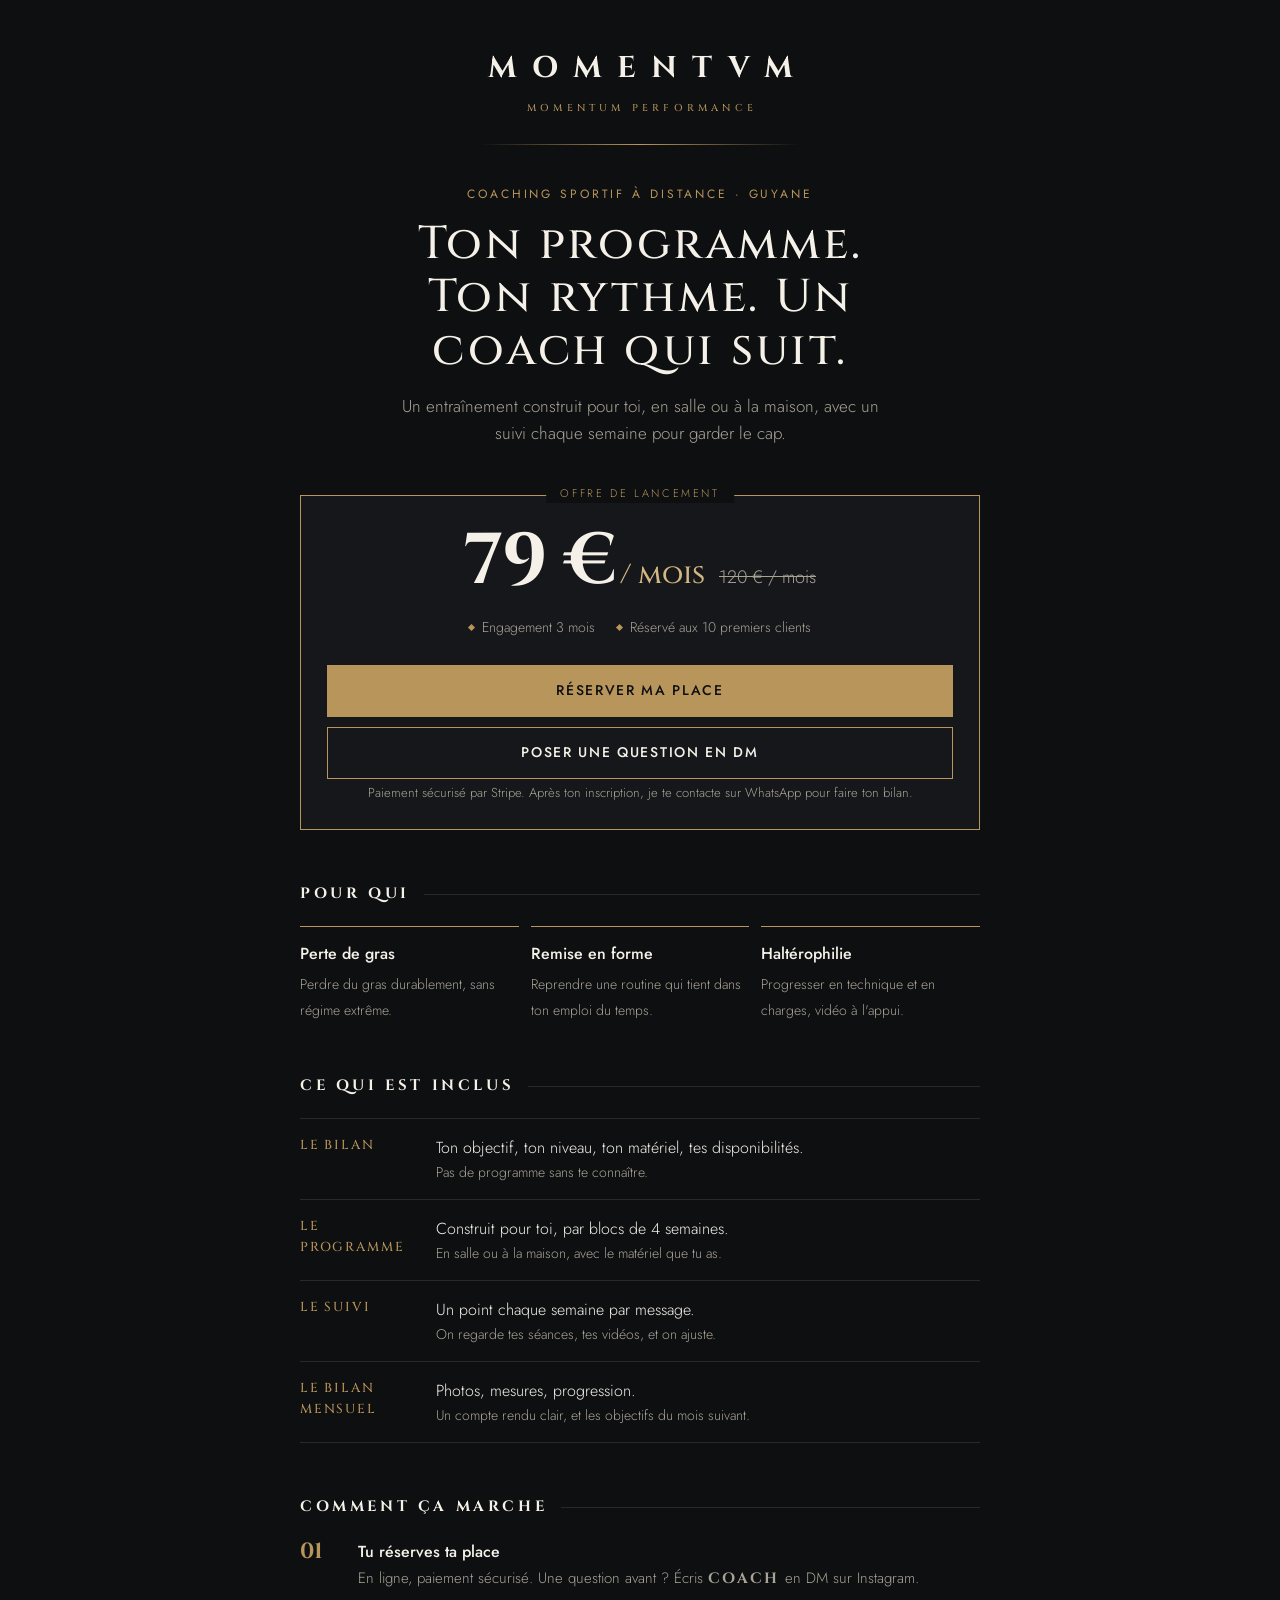
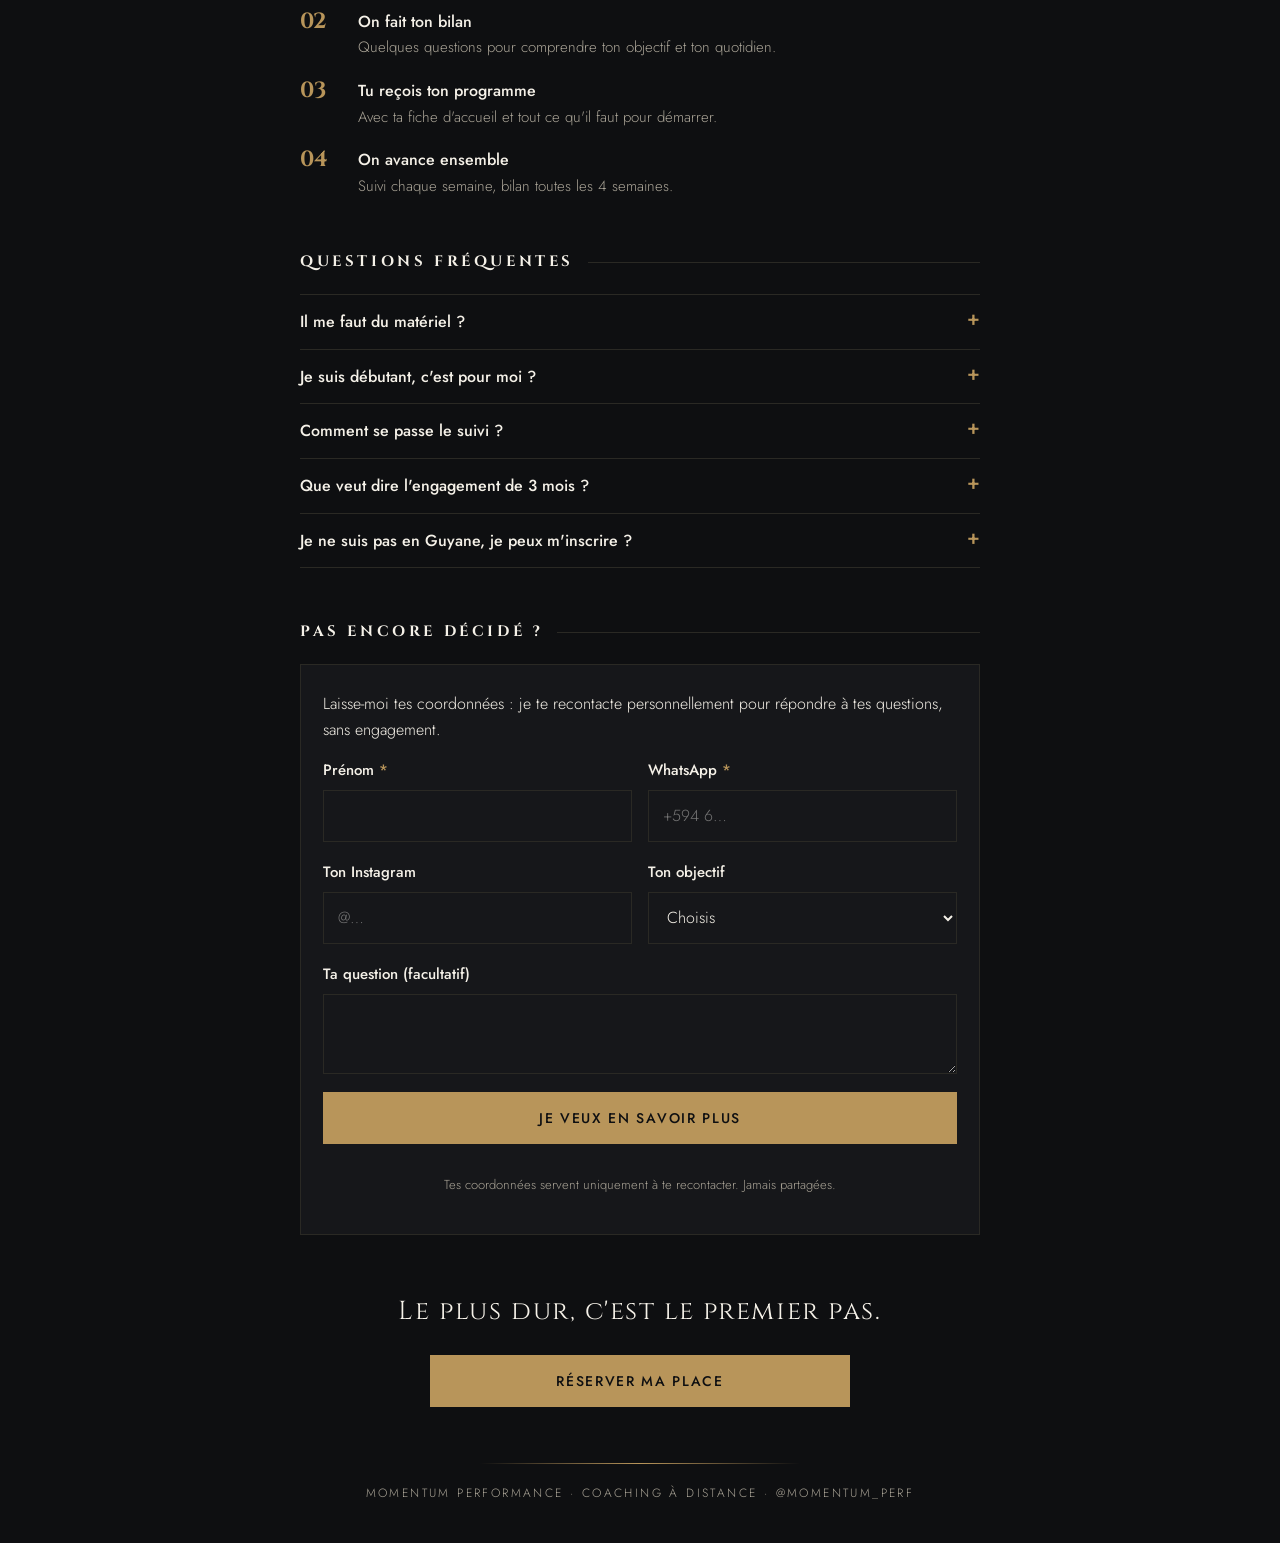
<file: index.html>
<!doctype html>
<html lang="fr">
<head>
<meta charset="utf-8">
<meta name="viewport" content="width=device-width,initial-scale=1,viewport-fit=cover">
<meta name="description" content="Coaching sportif à distance en Guyane : perte de gras, remise en forme, haltérophilie. Offre de lancement à 79 € par mois, réservée aux 10 premiers clients.">
<meta property="og:title" content="Momentum Performance · Coaching à distance">
<meta property="og:description" content="Offre de lancement : 79 € / mois au lieu de 120 €. 10 places.">
<title>Momentum Coaching à distance</title>
<link rel="preconnect" href="https://fonts.googleapis.com">
<link rel="preconnect" href="https://fonts.gstatic.com" crossorigin>
<link rel="stylesheet" href="https://fonts.googleapis.com/css2?family=Cinzel:wght@500;700&family=Jost:wght@300;400;500&display=swap">
<style>
/* Layout : une colonne étroite façon carte de membre ; bandeau noir, filets or, offre au centre */
:root{
  --bg:#0E0F11; --surface:#16171A; --line:#2A2924;
  --ivory:#F5F1E8; --muted:#A9A396; --gold:#B8955A; --gold-soft:#D3B783;
  --display:"Cinzel", "Trajan Pro", Georgia, serif;
  --body:"Jost", "Futura", "Avenir Next", system-ui, sans-serif;
  color-scheme:dark;
}
*{box-sizing:border-box}
body{background:var(--bg);color:var(--ivory);font-family:var(--body);font-weight:300;font-size:16px;line-height:1.6;margin:0}
.wrap{max-width:720px;margin:0 auto;padding-left:max(20px,env(safe-area-inset-left,0px));padding-right:max(20px,env(safe-area-inset-right,0px))}
a{color:inherit}
:focus-visible{outline:2px solid var(--gold);outline-offset:3px}

header{padding-block:44px 8px;text-align:center}
.mark{font-family:var(--display);font-weight:700;letter-spacing:.5em;font-size:clamp(22px,6vw,30px);margin-right:-.5em}
.mark-sub{font-family:var(--display);font-weight:500;letter-spacing:.42em;font-size:10px;color:var(--gold);margin-top:8px;margin-right:-.42em}
.rule{height:1px;background:linear-gradient(90deg,transparent,var(--gold),transparent);margin:28px auto 0;width:min(320px,70%)}

.hero{text-align:center;padding-block:32px 8px}
.eyebrow{font-size:12px;letter-spacing:.24em;text-transform:uppercase;color:var(--gold);font-weight:400}
h1{font-family:var(--display);font-weight:500;font-size:clamp(28px,7.4vw,46px);line-height:1.15;letter-spacing:.06em;margin:14px 0 16px;text-wrap:balance}
.lead{color:var(--muted);font-size:17px;max-width:30em;margin:0 auto}

.offer{margin:40px 0 0;border:1px solid var(--gold);padding:30px 26px 26px;position:relative;background:var(--surface)}
.offer::before{content:"Offre de lancement";position:absolute;top:-11px;left:50%;transform:translateX(-50%);background:var(--bg);padding:0 14px;font-size:11px;letter-spacing:.24em;text-transform:uppercase;color:var(--gold);white-space:nowrap}
.price{display:flex;align-items:baseline;justify-content:center;gap:14px;flex-wrap:wrap}
.price .now{font-family:var(--display);font-weight:700;font-size:clamp(52px,14vw,72px);line-height:1;color:var(--ivory)}
.price .now small{font-size:.38em;font-weight:500;color:var(--gold-soft);margin-left:4px}
.price .was{color:var(--muted);text-decoration:line-through;font-size:18px}
.terms{display:flex;justify-content:center;flex-wrap:wrap;gap:8px 22px;margin:18px 0 0;padding:0;list-style:none;font-size:14px;color:var(--muted)}
.terms li{display:flex;align-items:center;gap:8px}
.terms li::before{content:"";width:5px;height:5px;background:var(--gold);transform:rotate(45deg)}
.cta{display:flex;flex-direction:column;gap:10px;margin-top:26px}
.btn{display:flex;align-items:center;justify-content:center;min-height:52px;padding:12px 18px;text-decoration:none;font-weight:500;letter-spacing:.12em;text-transform:uppercase;font-size:14px;border:1px solid var(--gold);transition:background .2s,color .2s}
.btn.primary{background:var(--gold);color:var(--bg)}
.btn.primary:hover{background:var(--gold-soft)}
.btn.ghost{color:var(--ivory)}
.btn.ghost:hover{background:rgba(184,149,90,.12)}
.cta-note{text-align:center;font-size:13px;color:var(--muted);margin:4px 0 0}

h2{font-family:var(--display);font-weight:700;font-size:15px;letter-spacing:.24em;text-transform:uppercase;margin:0 0 20px;display:flex;align-items:center;gap:14px}
h2::after{content:"";flex:1;height:1px;background:var(--line)}
section.block{padding-block:52px 0}

.goals{display:grid;grid-template-columns:repeat(3,minmax(0,1fr));gap:12px}
.goal{border-top:1px solid var(--gold);padding-top:14px;min-width:0}
.goal b{display:block;font-weight:500;font-size:16px;margin-bottom:4px}
.goal span{color:var(--muted);font-size:14px}

.incl{display:grid;gap:0;margin:0;padding:0;list-style:none}
.incl li{display:grid;grid-template-columns:120px 1fr;gap:16px;padding:16px 0;border-bottom:1px solid var(--line)}
.incl li:first-child{border-top:1px solid var(--line)}
.incl dt,.incl .k{font-family:var(--display);font-weight:500;font-size:13px;letter-spacing:.14em;text-transform:uppercase;color:var(--gold)}
.incl .v{color:var(--ivory);min-width:0}
.incl .v span{display:block;color:var(--muted);font-size:14px}

.steps{counter-reset:s;display:grid;gap:18px;margin:0;padding:0;list-style:none}
.steps li{counter-increment:s;display:grid;grid-template-columns:44px 1fr;gap:14px;align-items:start}
.steps li::before{content:counter(s,decimal-leading-zero);font-family:var(--display);font-weight:700;color:var(--gold);font-size:22px;line-height:1.2}
.steps b{font-weight:500;display:block}
.steps span{color:var(--muted);font-size:15px}
.kw{font-family:var(--display);font-weight:700;letter-spacing:.14em;color:var(--gold-soft)}

details{border-bottom:1px solid var(--line);padding:14px 0}
details:first-of-type{border-top:1px solid var(--line)}
summary{cursor:pointer;font-weight:500;list-style:none;display:flex;justify-content:space-between;gap:16px}
summary::-webkit-details-marker{display:none}
summary::after{content:"+";color:var(--gold);font-size:20px;line-height:1}
details[open] summary::after{content:"–"}
details p{color:var(--muted);margin:10px 0 0;font-size:15px}

.final{text-align:center;padding-block:56px 20px}
.final p{font-family:var(--display);font-size:clamp(20px,5vw,26px);letter-spacing:.06em;margin:0 0 22px;text-wrap:balance}
.final .cta{max-width:420px;margin:0 auto}
footer{text-align:center;padding-block:36px 40px;color:var(--muted);font-size:12px;letter-spacing:.2em;text-transform:uppercase}
footer .rule{margin:0 auto 20px}

@media (max-width:560px){
  .goals{grid-template-columns:1fr}
  .incl li{grid-template-columns:1fr;gap:4px}
  .offer{padding:28px 18px 22px}
}
@media (prefers-reduced-motion:reduce){.btn{transition:none}}
form{display:grid;gap:18px;margin-top:8px}
.field{display:grid;gap:8px;min-width:0}
.field label,.field legend{font-weight:500;font-size:15px}
input[type=text],input[type=tel],select,textarea{width:100%;background:var(--surface);color:var(--ivory);border:1px solid var(--line);padding:12px 14px;font:inherit;font-size:16px;border-radius:0}
input:focus,select:focus,textarea:focus{outline:none;border-color:var(--gold)}
textarea{min-height:80px;resize:vertical}
.two{display:grid;grid-template-columns:1fr 1fr;gap:16px}
.req{color:var(--gold)}
button.btn{width:100%;cursor:pointer;font-family:inherit}
.privacy{color:var(--muted);font-size:13px;text-align:center}
.lead-box{border:1px solid var(--line);background:var(--surface);padding:26px 22px}
@media (max-width:560px){.two{grid-template-columns:1fr}}
</style>
</head>
<body>

<div class="wrap">
  <header>
    <div class="mark">MOMENTVM</div>
    <div class="mark-sub">MOMENTUM PERFORMANCE</div>
    <div class="rule"></div>
  </header>

  <section class="hero">
    <div class="eyebrow">Coaching sportif à distance · Guyane</div>
    <h1>Ton programme. Ton rythme. Un coach qui suit.</h1>
    <p class="lead">Un entraînement construit pour toi, en salle ou à la maison, avec un suivi chaque semaine pour garder le cap.</p>
  </section>

  <section class="offer" aria-label="Offre de lancement">
    <div class="price"><span class="now">79&nbsp;€<small>/ mois</small></span><span class="was">120 € / mois</span></div>
    <ul class="terms">
      <li>Engagement 3 mois</li>
      <li>Réservé aux 10 premiers clients</li>
    </ul>
    <div class="cta">
      <a class="btn primary" href="https://buy.stripe.com/bJebJ1dsj1pb5iCbSk3ZK00" target="_blank" rel="noopener">Réserver ma place</a>
      <a class="btn ghost" href="https://www.instagram.com/momentum_perf/" target="_blank" rel="noopener">Poser une question en DM</a>
    </div>
    <p class="cta-note">Paiement sécurisé par Stripe. Après ton inscription, je te contacte sur WhatsApp pour faire ton bilan.</p>
  </section>

  <section class="block">
    <h2>Pour qui</h2>
    <div class="goals">
      <div class="goal"><b>Perte de gras</b><span>Perdre du gras durablement, sans régime extrême.</span></div>
      <div class="goal"><b>Remise en forme</b><span>Reprendre une routine qui tient dans ton emploi du temps.</span></div>
      <div class="goal"><b>Haltérophilie</b><span>Progresser en technique et en charges, vidéo à l'appui.</span></div>
    </div>
  </section>

  <section class="block">
    <h2>Ce qui est inclus</h2>
    <ul class="incl">
      <li><span class="k">Le bilan</span><span class="v">Ton objectif, ton niveau, ton matériel, tes disponibilités.<span>Pas de programme sans te connaître.</span></span></li>
      <li><span class="k">Le programme</span><span class="v">Construit pour toi, par blocs de 4 semaines.<span>En salle ou à la maison, avec le matériel que tu as.</span></span></li>
      <li><span class="k">Le suivi</span><span class="v">Un point chaque semaine par message.<span>On regarde tes séances, tes vidéos, et on ajuste.</span></span></li>
      <li><span class="k">Le bilan mensuel</span><span class="v">Photos, mesures, progression.<span>Un compte rendu clair, et les objectifs du mois suivant.</span></span></li>
    </ul>
  </section>

  <section class="block">
    <h2>Comment ça marche</h2>
    <ol class="steps">
      <li><div><b>Tu réserves ta place</b><span>En ligne, paiement sécurisé. Une question avant ? Écris <span class="kw">COACH</span> en DM sur Instagram.</span></div></li>
      <li><div><b>On fait ton bilan</b><span>Quelques questions pour comprendre ton objectif et ton quotidien.</span></div></li>
      <li><div><b>Tu reçois ton programme</b><span>Avec ta fiche d'accueil et tout ce qu'il faut pour démarrer.</span></div></li>
      <li><div><b>On avance ensemble</b><span>Suivi chaque semaine, bilan toutes les 4 semaines.</span></div></li>
    </ol>
  </section>

  <section class="block">
    <h2>Questions fréquentes</h2>
    <details><summary>Il me faut du matériel ?</summary><p>Non. Le programme s'adapte à ce que tu as : salle complète, quelques haltères à la maison, ou rien du tout.</p></details>
    <details><summary>Je suis débutant, c'est pour moi ?</summary><p>Oui. Le bilan sert justement à partir de ton niveau réel, et les exercices sont expliqués.</p></details>
    <details><summary>Comment se passe le suivi ?</summary><p>Par message, chaque semaine. Tu m'envoies tes retours et tes vidéos, je corrige et j'ajuste le programme.</p></details>
    <details><summary>Que veut dire l'engagement de 3 mois ?</summary><p>L'offre de lancement à 79 € par mois s'entend pour 3 mois minimum : c'est le temps qu'il faut pour voir de vrais résultats.</p></details>
    <details><summary>Je ne suis pas en Guyane, je peux m'inscrire ?</summary><p>Oui. Le coaching est entièrement à distance : tu peux t'entraîner où tu veux.</p></details>
  </section>

  <section class="block" id="infos">
    <h2>Pas encore décidé ?</h2>
    <div class="lead-box">
    <p style="margin-top:0">Laisse-moi tes coordonnées : je te recontacte personnellement pour répondre à tes questions, sans engagement.</p>
    <form action="https://formspree.io/f/xrpprbon" method="POST">
      <input type="hidden" name="_subject" value="🎯 Prospect Momentum – demande d'infos">
      <input type="hidden" name="_next" value="https://jon-vann.github.io/momentum/merci-infos.html">
      <input type="text" name="_gotcha" style="display:none" tabindex="-1" autocomplete="off">
      <div class="two">
        <div class="field"><label for="l-prenom">Prénom <span class="req">*</span></label><input id="l-prenom" type="text" name="Prénom" required></div>
        <div class="field"><label for="l-wa">WhatsApp <span class="req">*</span></label><input id="l-wa" type="tel" name="WhatsApp" placeholder="+594 6…" required></div>
      </div>
      <div class="two">
        <div class="field"><label for="l-insta">Ton Instagram</label><input id="l-insta" type="text" name="Instagram" placeholder="@…"></div>
        <div class="field"><label for="l-obj">Ton objectif</label>
          <select id="l-obj" name="Objectif"><option value="">Choisis</option><option>Perte de gras</option><option>Remise en forme</option><option>Prise de muscle</option><option>Haltérophilie / performance</option><option>Autre</option></select></div>
      </div>
      <div class="field"><label for="l-q">Ta question (facultatif)</label><textarea id="l-q" name="Question"></textarea></div>
      <button class="btn primary" type="submit">Je veux en savoir plus</button>
      <p class="privacy">Tes coordonnées servent uniquement à te recontacter. Jamais partagées.</p>
    </form>
    </div>
  </section>

  <section class="final">
    <p>Le plus dur, c'est le premier pas.</p>
    <div class="cta">
      <a class="btn primary" href="https://buy.stripe.com/bJebJ1dsj1pb5iCbSk3ZK00" target="_blank" rel="noopener">Réserver ma place</a>
    </div>
  </section>

  <footer>
    <div class="rule"></div>
    Momentum Performance · Coaching à distance · @momentum_perf
  </footer>
</div>

<script>
// Envoi du formulaire en arrière-plan (Formspree), puis page « merci ».
// Le bouton se bloque au premier clic pour éviter les envois en double.
document.querySelectorAll('form').forEach(function (f) {
  f.addEventListener('submit', function (e) {
    e.preventDefault();
    var b = f.querySelector('button[type="submit"]');
    var label = b ? b.textContent : '';
    if (b) { b.disabled = true; b.textContent = 'Envoi en cours…'; b.style.opacity = '0.6'; }
    var data = new FormData(f);
    var next = data.get('_next'); data.delete('_next');
    fetch(f.action, { method: 'POST', body: data, headers: { 'Accept': 'application/json' } })
      .then(function (r) {
        if (!r.ok) throw new Error('envoi');
        window.location.href = next || 'merci.html';
      })
      .catch(function () {
        if (b) { b.disabled = false; b.textContent = label; b.style.opacity = '1'; }
        alert("L'envoi n'a pas fonctionné. Vérifie ta connexion et réessaie dans un instant. Si ça bloque encore, écris-moi sur Instagram (@momentum_perf).");
      });
  });
});
</script>
</body>
</html>
</file>
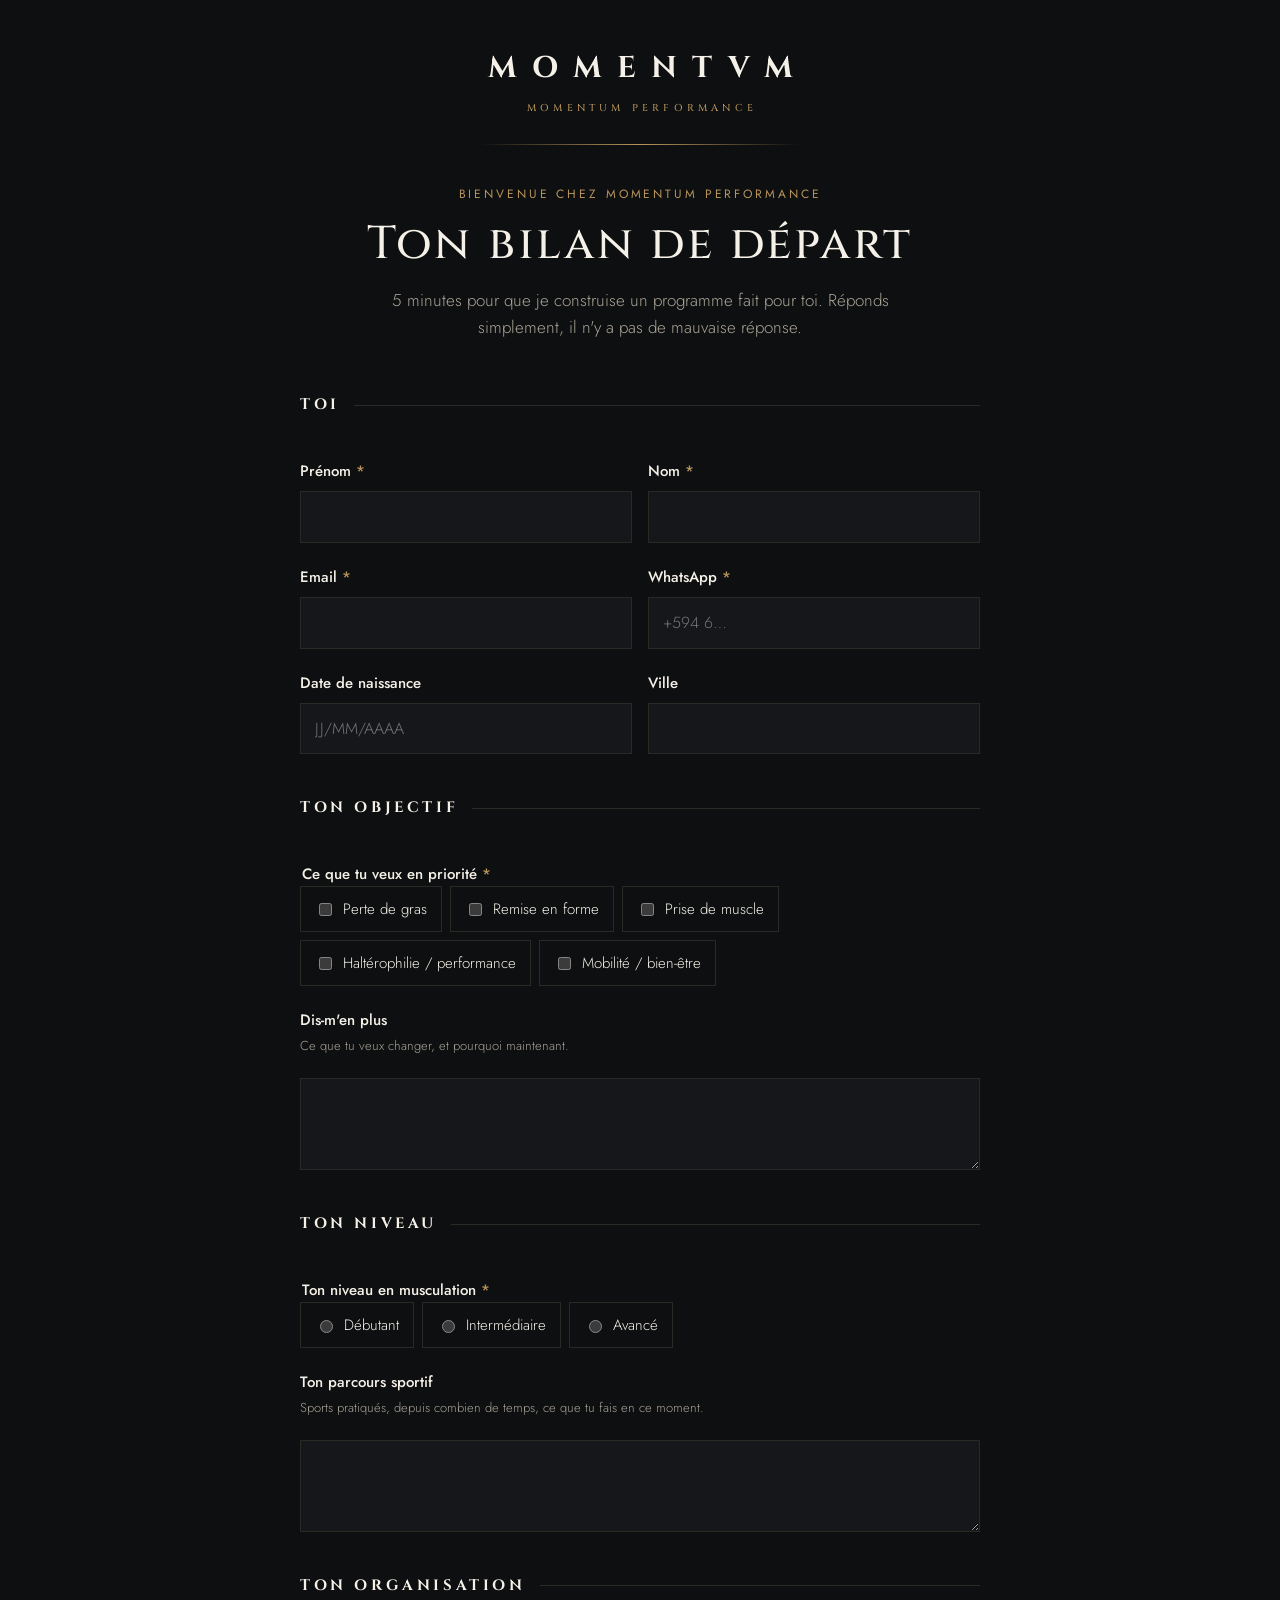
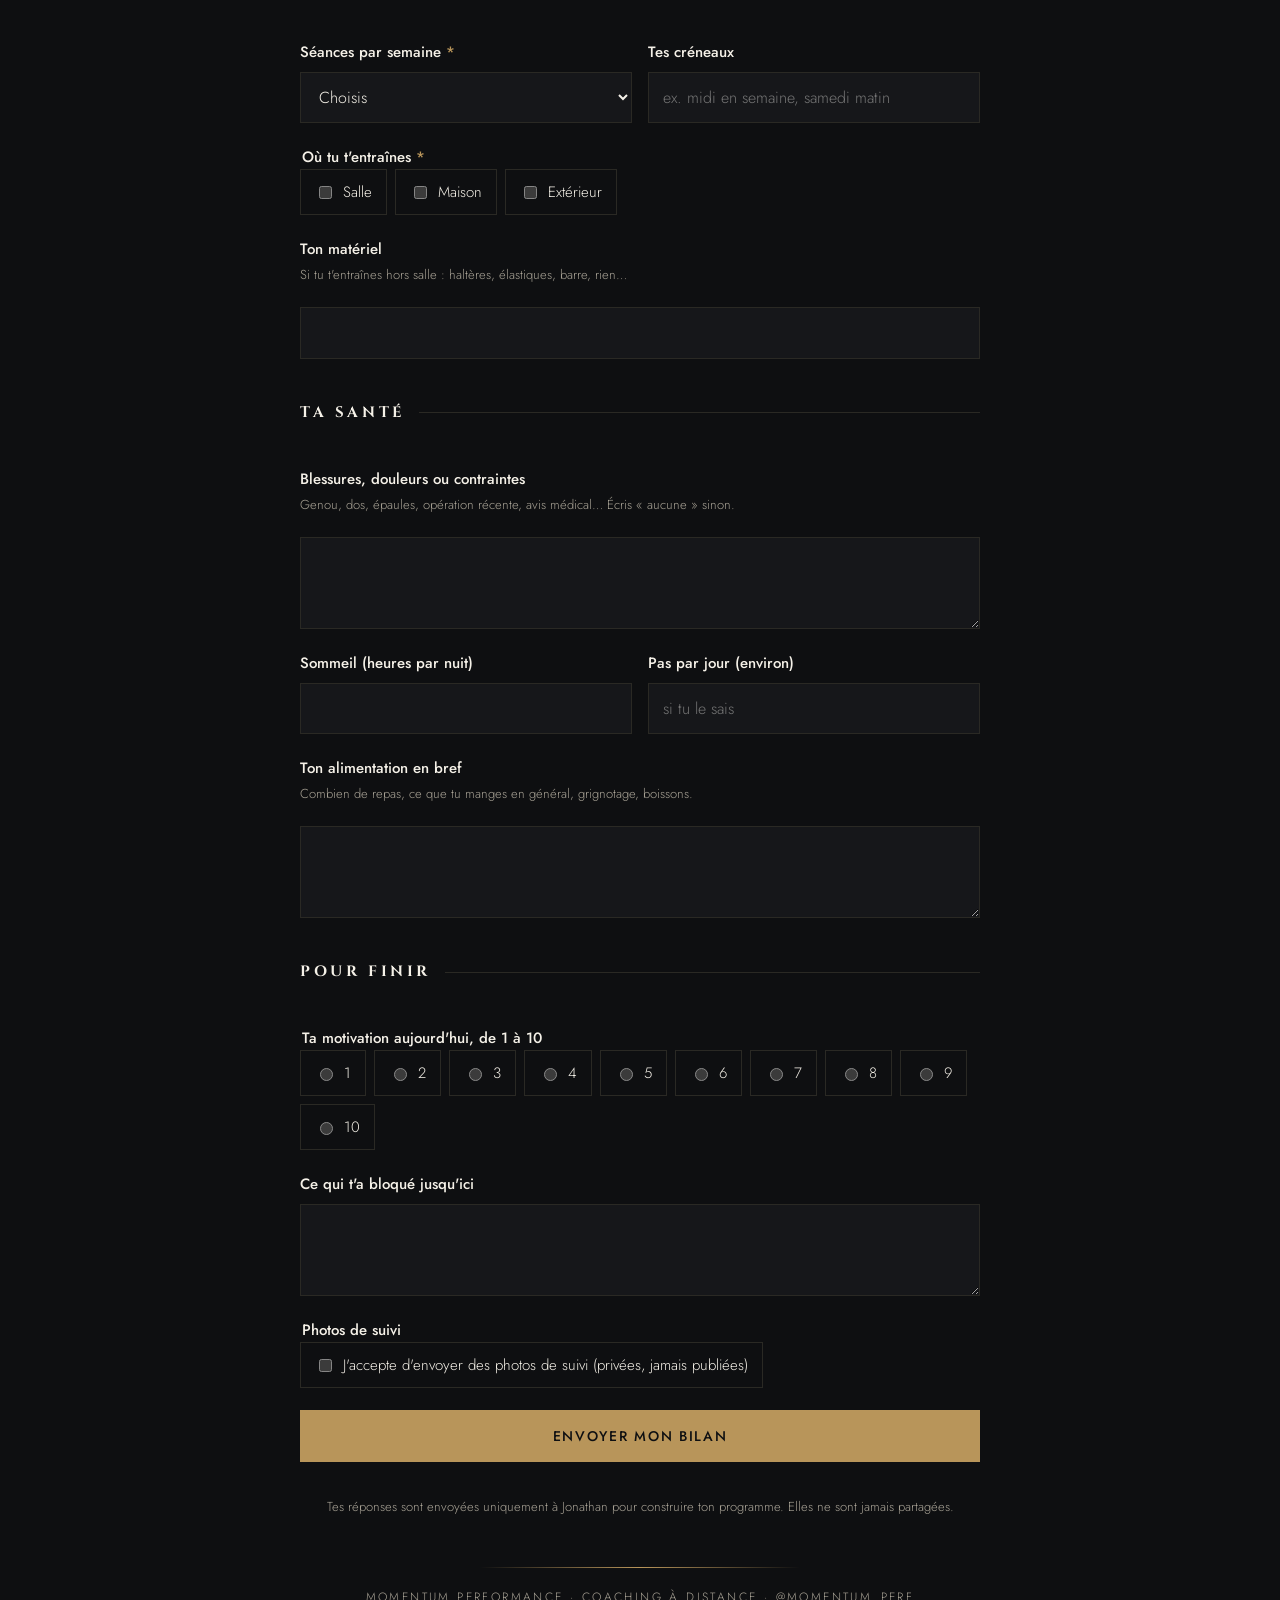
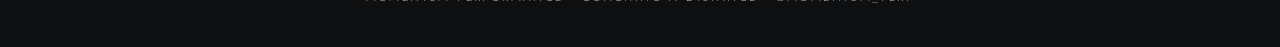
<file: bilan.html>
<!doctype html>
<html lang="fr">
<head>
<meta charset="utf-8">
<meta name="viewport" content="width=device-width,initial-scale=1,viewport-fit=cover">
<meta name="robots" content="noindex">
<title>Momentum Bilan de départ</title>
<link rel="preconnect" href="https://fonts.googleapis.com">
<link rel="preconnect" href="https://fonts.gstatic.com" crossorigin>
<link rel="stylesheet" href="https://fonts.googleapis.com/css2?family=Cinzel:wght@500;700&family=Jost:wght@300;400;500&display=swap">
<link rel="stylesheet" href="style.css">
</head>
<body>
<div class="wrap">
  <header>
    <div class="mark">MOMENTVM</div>
    <div class="mark-sub">MOMENTUM PERFORMANCE</div>
    <div class="rule"></div>
  </header>

  <section class="hero">
    <div class="eyebrow">Bienvenue chez Momentum Performance</div>
    <h1>Ton bilan de départ</h1>
    <p class="lead">5 minutes pour que je construise un programme fait pour toi. Réponds simplement, il n'y a pas de mauvaise réponse.</p>
  </section>

  <section class="block" style="padding-top:36px">
  <form action="https://formspree.io/f/xrpprbon" method="POST">
    <input type="hidden" name="_subject" value="🆕 Bilan Momentum – nouveau client">
    <input type="hidden" name="_next" value="https://jon-vann.github.io/momentum/merci.html">
    <input type="text" name="_gotcha" style="display:none" tabindex="-1" autocomplete="off">

    <h2>Toi</h2>
    <div class="two">
      <div class="field"><label for="prenom">Prénom <span class="req">*</span></label><input id="prenom" type="text" name="Prénom" required></div>
      <div class="field"><label for="nom">Nom <span class="req">*</span></label><input id="nom" type="text" name="Nom" required></div>
    </div>
    <div class="two">
      <div class="field"><label for="email">Email <span class="req">*</span></label><input id="email" type="email" name="email" required></div>
      <div class="field"><label for="tel">WhatsApp <span class="req">*</span></label><input id="tel" type="tel" name="WhatsApp" placeholder="+594 6…" required></div>
    </div>
    <div class="two">
      <div class="field"><label for="naissance">Date de naissance</label><input id="naissance" type="text" name="Date de naissance" placeholder="JJ/MM/AAAA"></div>
      <div class="field"><label for="ville">Ville</label><input id="ville" type="text" name="Ville"></div>
    </div>

    <h2 style="margin-top:20px">Ton objectif</h2>
    <fieldset class="field"><legend>Ce que tu veux en priorité <span class="req">*</span></legend>
      <div class="choices"><label><input type="checkbox" name="Objectif" value="Perte de gras"> Perte de gras</label><label><input type="checkbox" name="Objectif" value="Remise en forme"> Remise en forme</label><label><input type="checkbox" name="Objectif" value="Prise de muscle"> Prise de muscle</label><label><input type="checkbox" name="Objectif" value="Haltérophilie / performance"> Haltérophilie / performance</label><label><input type="checkbox" name="Objectif" value="Mobilité / bien-être"> Mobilité / bien-être</label></div>
    </fieldset>
    <div class="field"><label for="detail">Dis-m'en plus</label><p class="hint">Ce que tu veux changer, et pourquoi maintenant.</p><textarea id="detail" name="Objectif en détail"></textarea></div>

    <h2 style="margin-top:20px">Ton niveau</h2>
    <fieldset class="field"><legend>Ton niveau en musculation <span class="req">*</span></legend>
      <div class="choices"><label><input type="radio" name="Niveau" value="Débutant" required> Débutant</label><label><input type="radio" name="Niveau" value="Intermédiaire" required> Intermédiaire</label><label><input type="radio" name="Niveau" value="Avancé" required> Avancé</label></div>
    </fieldset>
    <div class="field"><label for="exp">Ton parcours sportif</label><p class="hint">Sports pratiqués, depuis combien de temps, ce que tu fais en ce moment.</p><textarea id="exp" name="Parcours sportif"></textarea></div>

    <h2 style="margin-top:20px">Ton organisation</h2>
    <div class="two">
      <div class="field"><label for="seances">Séances par semaine <span class="req">*</span></label>
        <select id="seances" name="Séances par semaine" required><option value="">Choisis</option><option>2</option><option>3</option><option>4</option><option>5 ou plus</option></select></div>
      <div class="field"><label for="dispos">Tes créneaux</label><input id="dispos" type="text" name="Disponibilités" placeholder="ex. midi en semaine, samedi matin"></div>
    </div>
    <fieldset class="field"><legend>Où tu t'entraînes <span class="req">*</span></legend>
      <div class="choices"><label><input type="checkbox" name="Lieu" value="Salle"> Salle</label><label><input type="checkbox" name="Lieu" value="Maison"> Maison</label><label><input type="checkbox" name="Lieu" value="Extérieur"> Extérieur</label></div>
    </fieldset>
    <div class="field"><label for="materiel">Ton matériel</label><p class="hint">Si tu t'entraînes hors salle : haltères, élastiques, barre, rien…</p><input id="materiel" type="text" name="Matériel"></div>

    <h2 style="margin-top:20px">Ta santé</h2>
    <div class="field"><label for="blessures">Blessures, douleurs ou contraintes</label><p class="hint">Genou, dos, épaules, opération récente, avis médical… Écris « aucune » sinon.</p><textarea id="blessures" name="Blessures et contraintes"></textarea></div>
    <div class="two">
      <div class="field"><label for="sommeil">Sommeil (heures par nuit)</label><input id="sommeil" type="text" name="Sommeil"></div>
      <div class="field"><label for="pas">Pas par jour (environ)</label><input id="pas" type="text" name="Pas par jour" placeholder="si tu le sais"></div>
    </div>
    <div class="field"><label for="alim">Ton alimentation en bref</label><p class="hint">Combien de repas, ce que tu manges en général, grignotage, boissons.</p><textarea id="alim" name="Alimentation"></textarea></div>

    <h2 style="margin-top:20px">Pour finir</h2>
    <fieldset class="field"><legend>Ta motivation aujourd'hui, de 1 à 10</legend>
      <div class="choices"><label><input type="radio" name="Motivation" value="1"> 1</label><label><input type="radio" name="Motivation" value="2"> 2</label><label><input type="radio" name="Motivation" value="3"> 3</label><label><input type="radio" name="Motivation" value="4"> 4</label><label><input type="radio" name="Motivation" value="5"> 5</label><label><input type="radio" name="Motivation" value="6"> 6</label><label><input type="radio" name="Motivation" value="7"> 7</label><label><input type="radio" name="Motivation" value="8"> 8</label><label><input type="radio" name="Motivation" value="9"> 9</label><label><input type="radio" name="Motivation" value="10"> 10</label></div>
    </fieldset>
    <div class="field"><label for="frein">Ce qui t'a bloqué jusqu'ici</label><textarea id="frein" name="Ce qui a bloqué"></textarea></div>
    <fieldset class="field"><legend>Photos de suivi</legend>
      <div class="choices"><label><input type="checkbox" name="Accord photos" value="Oui"> J'accepte d'envoyer des photos de suivi (privées, jamais publiées)</label></div>
    </fieldset>

    <button class="btn primary" type="submit">Envoyer mon bilan</button>
    <p class="privacy">Tes réponses sont envoyées uniquement à Jonathan pour construire ton programme. Elles ne sont jamais partagées.</p>
  </form>
  </section>
  <footer>
    <div class="rule"></div>
    Momentum Performance · Coaching à distance · @momentum_perf
  </footer>
</div>
<script>
// Envoi du formulaire en arrière-plan (Formspree), puis page « merci ».
// Le bouton se bloque au premier clic pour éviter les envois en double.
document.querySelectorAll('form').forEach(function (f) {
  f.addEventListener('submit', function (e) {
    e.preventDefault();
    var b = f.querySelector('button[type="submit"]');
    var label = b ? b.textContent : '';
    if (b) { b.disabled = true; b.textContent = 'Envoi en cours…'; b.style.opacity = '0.6'; }
    var data = new FormData(f);
    var next = data.get('_next'); data.delete('_next');
    fetch(f.action, { method: 'POST', body: data, headers: { 'Accept': 'application/json' } })
      .then(function (r) {
        if (!r.ok) throw new Error('envoi');
        window.location.href = next || 'merci.html';
      })
      .catch(function () {
        if (b) { b.disabled = false; b.textContent = label; b.style.opacity = '1'; }
        alert("L'envoi n'a pas fonctionné. Vérifie ta connexion et réessaie dans un instant. Si ça bloque encore, écris-moi sur Instagram (@momentum_perf).");
      });
  });
});
</script>
</body>
</html>
</file>
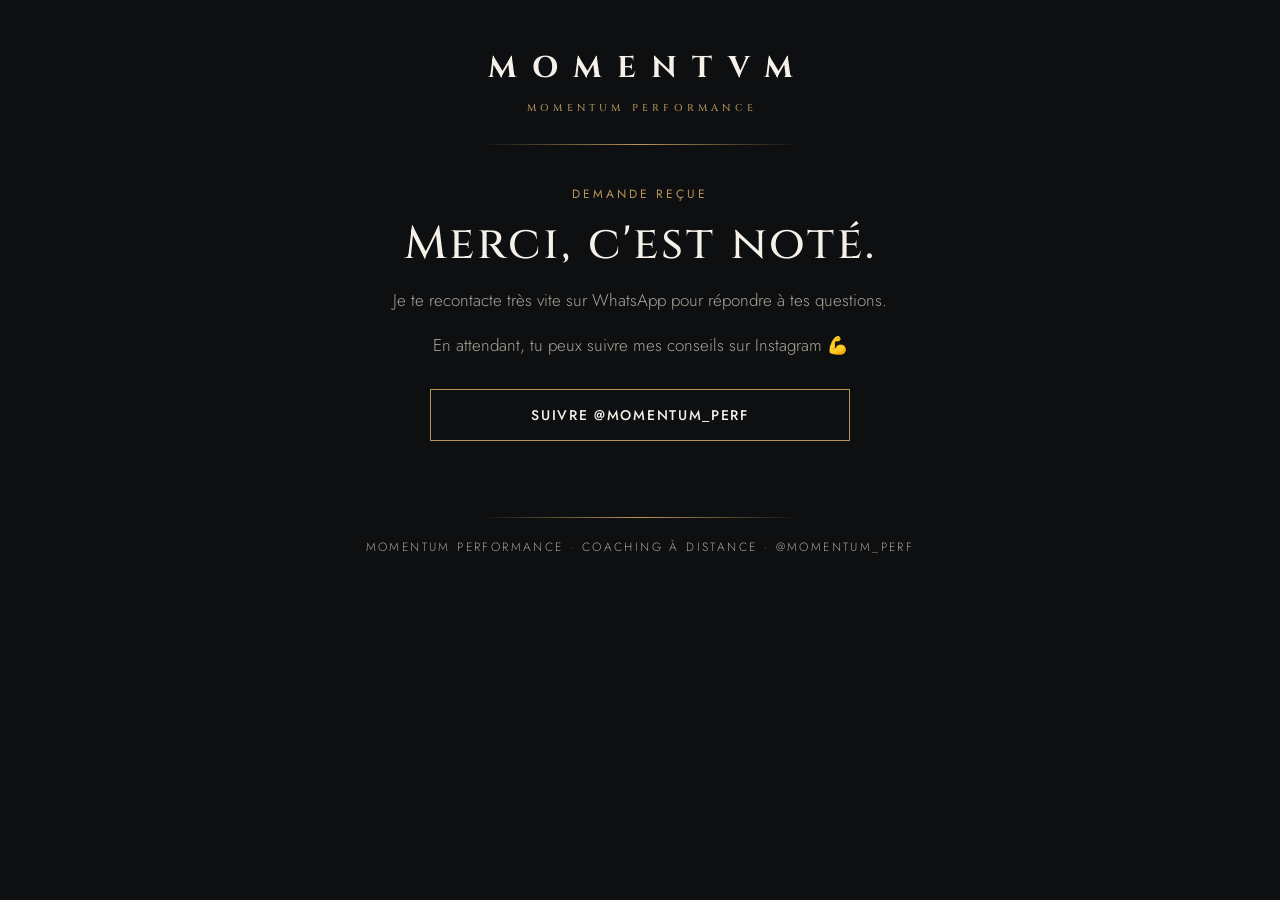
<file: merci-infos.html>
<!doctype html>
<html lang="fr">
<head>
<meta charset="utf-8">
<meta name="viewport" content="width=device-width,initial-scale=1,viewport-fit=cover">
<meta name="robots" content="noindex">
<title>Momentum Demande reçue</title>
<link rel="preconnect" href="https://fonts.googleapis.com">
<link rel="preconnect" href="https://fonts.gstatic.com" crossorigin>
<link rel="stylesheet" href="https://fonts.googleapis.com/css2?family=Cinzel:wght@500;700&family=Jost:wght@300;400;500&display=swap">
<link rel="stylesheet" href="style.css">
</head>
<body>
<div class="wrap">
  <header>
    <div class="mark">MOMENTVM</div>
    <div class="mark-sub">MOMENTUM PERFORMANCE</div>
    <div class="rule"></div>
  </header>

  <section class="hero" style="padding-bottom:40px">
    <div class="eyebrow">Demande reçue</div>
    <h1>Merci, c'est noté.</h1>
    <p class="lead">Je te recontacte très vite sur WhatsApp pour répondre à tes questions.</p>
    <p class="lead" style="margin-top:18px">En attendant, tu peux suivre mes conseils sur Instagram 💪</p>
    <div class="cta" style="max-width:420px;margin:30px auto 0">
      <a class="btn ghost" href="https://www.instagram.com/momentum_perf/" target="_blank" rel="noopener">Suivre @momentum_perf</a>
    </div>
  </section>
  <footer>
    <div class="rule"></div>
    Momentum Performance · Coaching à distance · @momentum_perf
  </footer>
</div>
</body>
</html>
</file>
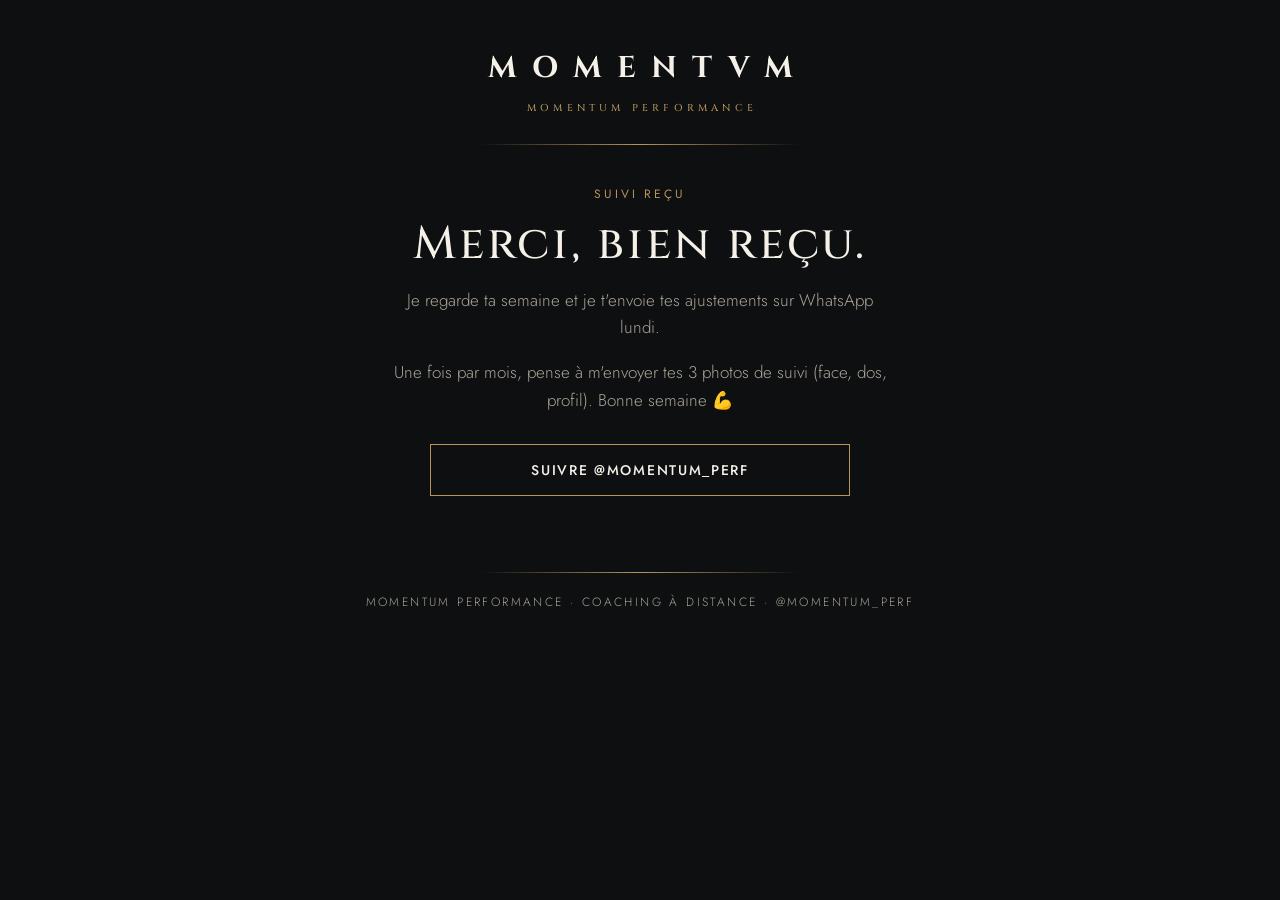
<file: merci-suivi.html>
<!doctype html>
<html lang="fr">
<head>
<meta charset="utf-8">
<meta name="viewport" content="width=device-width,initial-scale=1,viewport-fit=cover">
<meta name="robots" content="noindex">
<title>Momentum Suivi reçu</title>
<link rel="preconnect" href="https://fonts.googleapis.com">
<link rel="preconnect" href="https://fonts.gstatic.com" crossorigin>
<link rel="stylesheet" href="https://fonts.googleapis.com/css2?family=Cinzel:wght@500;700&family=Jost:wght@300;400;500&display=swap">
<link rel="stylesheet" href="style.css">
</head>
<body>
<div class="wrap">
  <header>
    <div class="mark">MOMENTVM</div>
    <div class="mark-sub">MOMENTUM PERFORMANCE</div>
    <div class="rule"></div>
  </header>

  <section class="hero" style="padding-bottom:40px">
    <div class="eyebrow">Suivi reçu</div>
    <h1>Merci, bien reçu.</h1>
    <p class="lead">Je regarde ta semaine et je t'envoie tes ajustements sur WhatsApp lundi.</p>
    <p class="lead" style="margin-top:18px">Une fois par mois, pense à m'envoyer tes 3 photos de suivi (face, dos, profil). Bonne semaine 💪</p>
    <div class="cta" style="max-width:420px;margin:30px auto 0">
      <a class="btn ghost" href="https://www.instagram.com/momentum_perf/" target="_blank" rel="noopener">Suivre @momentum_perf</a>
    </div>
  </section>
  <footer>
    <div class="rule"></div>
    Momentum Performance · Coaching à distance · @momentum_perf
  </footer>
</div>
</body>
</html>
</file>
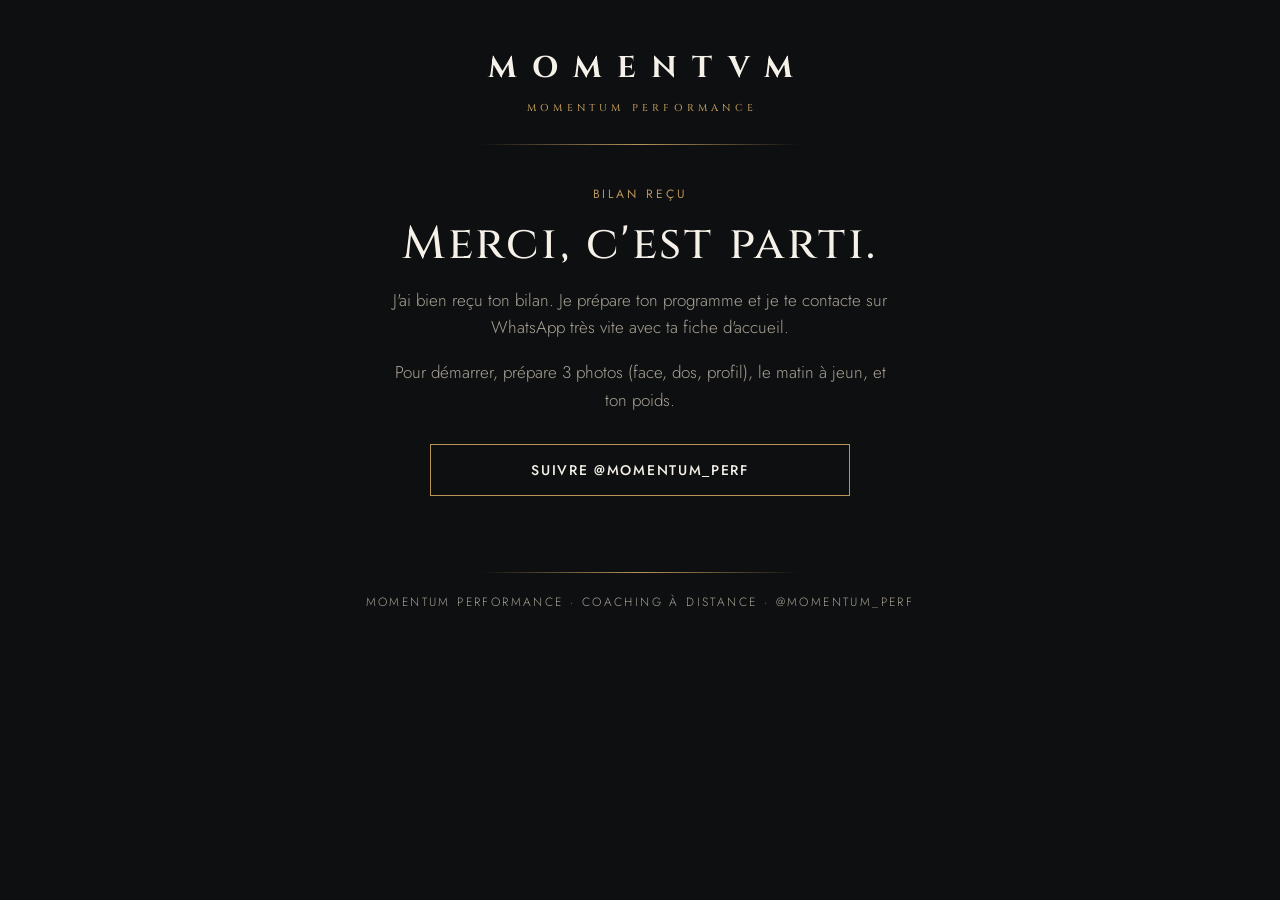
<file: merci.html>
<!doctype html>
<html lang="fr">
<head>
<meta charset="utf-8">
<meta name="viewport" content="width=device-width,initial-scale=1,viewport-fit=cover">
<meta name="robots" content="noindex">
<title>Momentum Bilan reçu</title>
<link rel="preconnect" href="https://fonts.googleapis.com">
<link rel="preconnect" href="https://fonts.gstatic.com" crossorigin>
<link rel="stylesheet" href="https://fonts.googleapis.com/css2?family=Cinzel:wght@500;700&family=Jost:wght@300;400;500&display=swap">
<link rel="stylesheet" href="style.css">
</head>
<body>
<div class="wrap">
  <header>
    <div class="mark">MOMENTVM</div>
    <div class="mark-sub">MOMENTUM PERFORMANCE</div>
    <div class="rule"></div>
  </header>

  <section class="hero" style="padding-bottom:40px">
    <div class="eyebrow">Bilan reçu</div>
    <h1>Merci, c'est parti.</h1>
    <p class="lead">J'ai bien reçu ton bilan. Je prépare ton programme et je te contacte sur WhatsApp très vite avec ta fiche d'accueil.</p>
    <p class="lead" style="margin-top:18px">Pour démarrer, prépare 3 photos (face, dos, profil), le matin à jeun, et ton poids.</p>
    <div class="cta" style="max-width:420px;margin:30px auto 0">
      <a class="btn ghost" href="https://www.instagram.com/momentum_perf/" target="_blank" rel="noopener">Suivre @momentum_perf</a>
    </div>
  </section>
  <footer>
    <div class="rule"></div>
    Momentum Performance · Coaching à distance · @momentum_perf
  </footer>
</div>
</body>
</html>
</file>
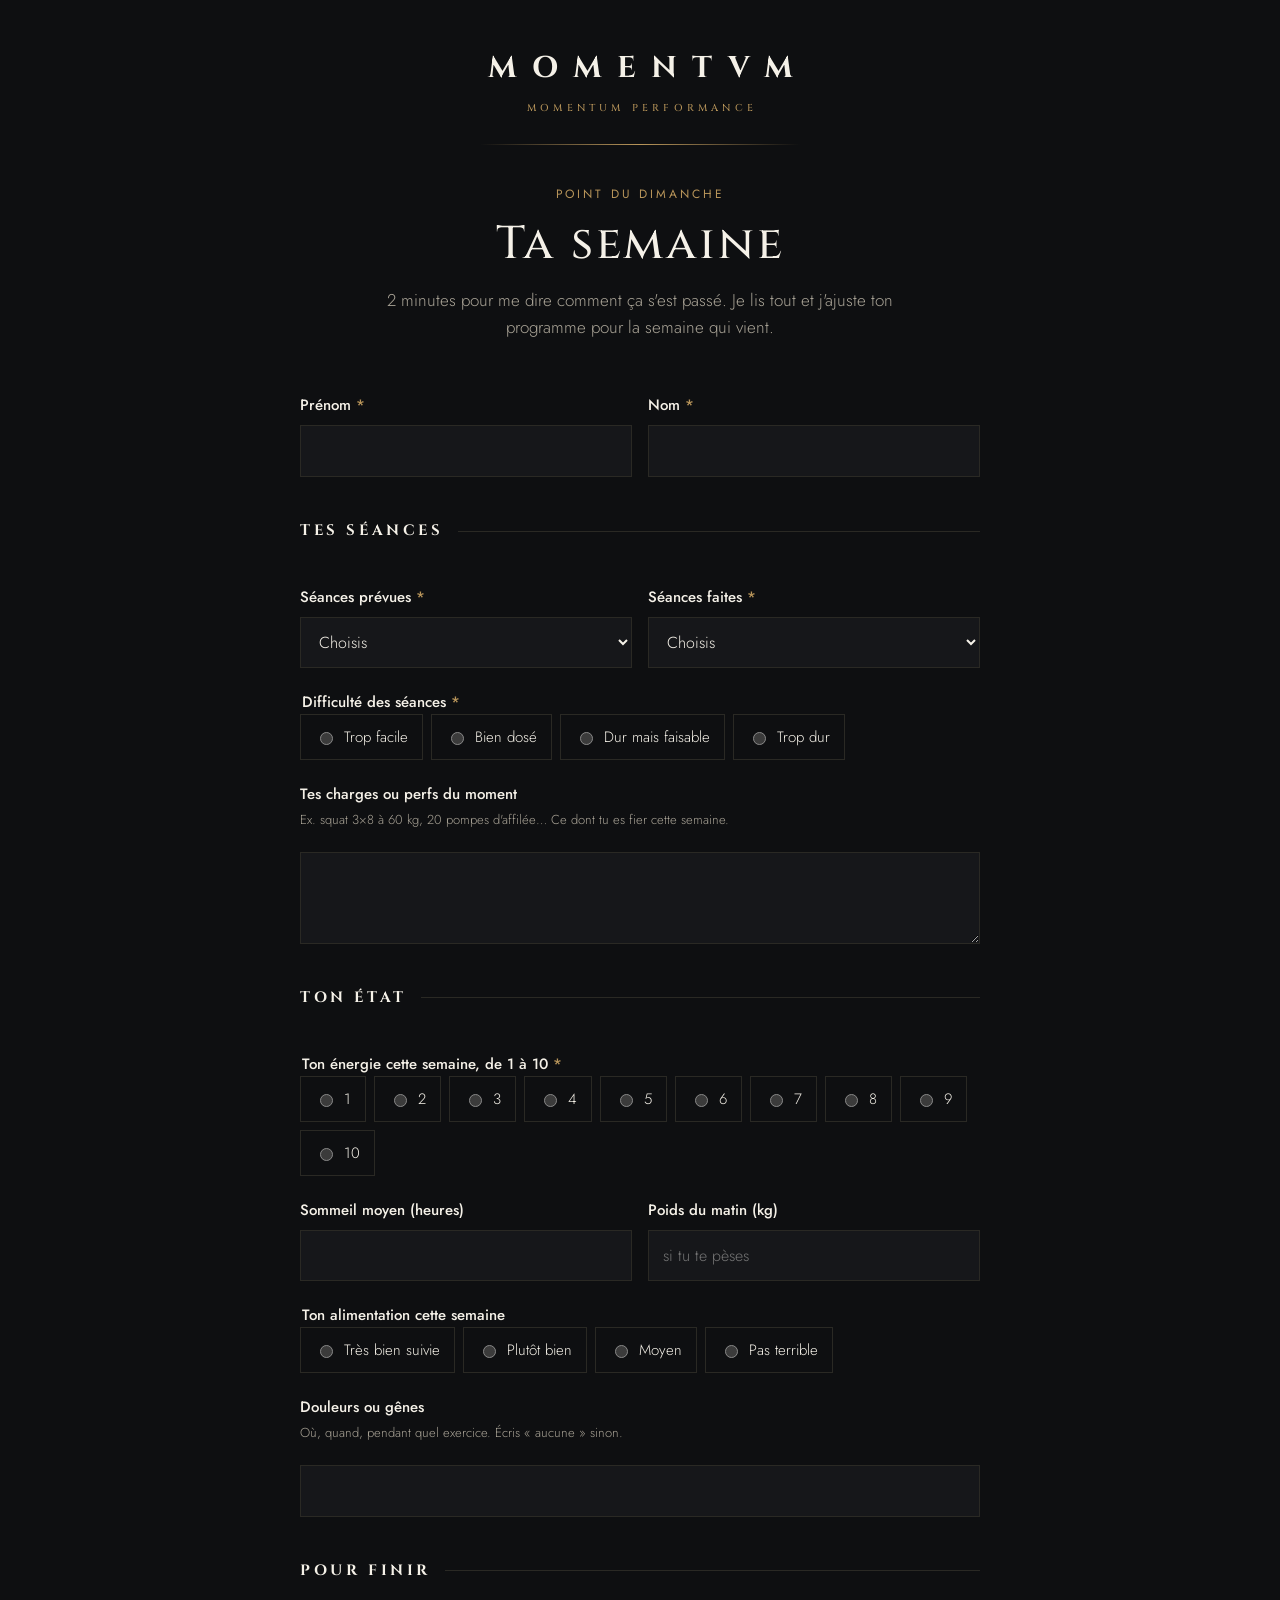
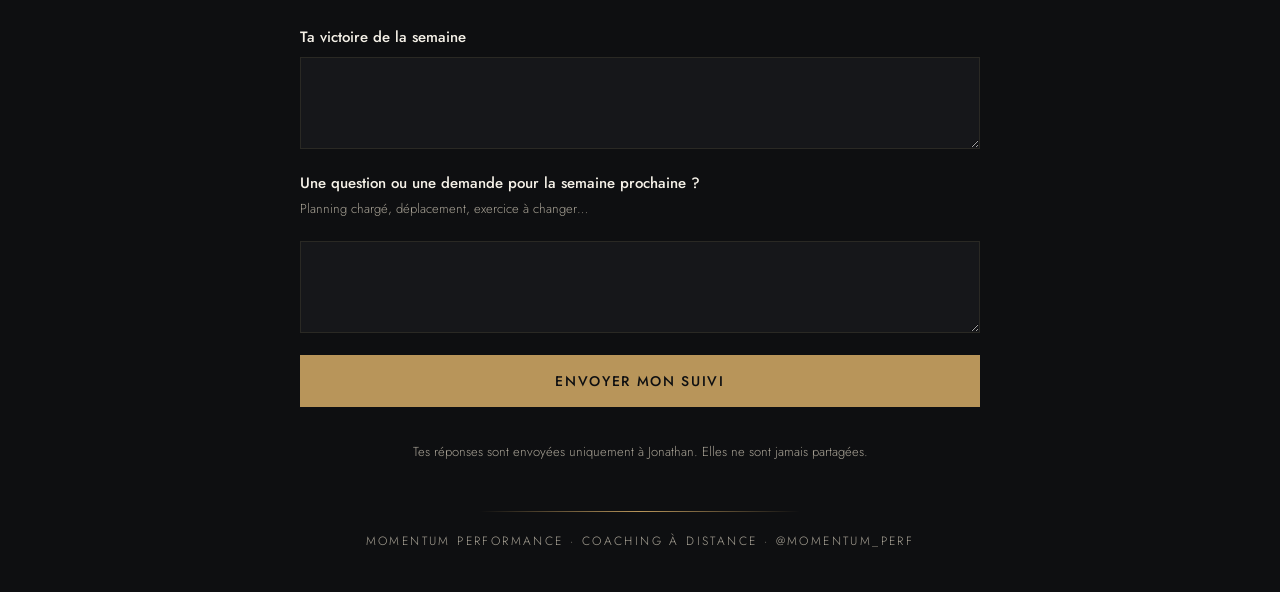
<file: suivi.html>
<!doctype html>
<html lang="fr">
<head>
<meta charset="utf-8">
<meta name="viewport" content="width=device-width,initial-scale=1,viewport-fit=cover">
<meta name="robots" content="noindex">
<title>Momentum Suivi de la semaine</title>
<link rel="preconnect" href="https://fonts.googleapis.com">
<link rel="preconnect" href="https://fonts.gstatic.com" crossorigin>
<link rel="stylesheet" href="https://fonts.googleapis.com/css2?family=Cinzel:wght@500;700&family=Jost:wght@300;400;500&display=swap">
<link rel="stylesheet" href="style.css">
</head>
<body>
<div class="wrap">
  <header>
    <div class="mark">MOMENTVM</div>
    <div class="mark-sub">MOMENTUM PERFORMANCE</div>
    <div class="rule"></div>
  </header>

  <section class="hero">
    <div class="eyebrow">Point du dimanche</div>
    <h1>Ta semaine</h1>
    <p class="lead">2 minutes pour me dire comment ça s'est passé. Je lis tout et j'ajuste ton programme pour la semaine qui vient.</p>
  </section>

  <section class="block" style="padding-top:36px">
  <form action="https://formspree.io/f/xrpprbon" method="POST">
    <input type="hidden" name="_subject" value="📊 Suivi hebdo Momentum">
    <input type="hidden" name="_next" value="https://jon-vann.github.io/momentum/merci-suivi.html">
    <input type="text" name="_gotcha" style="display:none" tabindex="-1" autocomplete="off">

    <div class="two">
      <div class="field"><label for="prenom">Prénom <span class="req">*</span></label><input id="prenom" type="text" name="Prénom" required></div>
      <div class="field"><label for="nom">Nom <span class="req">*</span></label><input id="nom" type="text" name="Nom" required></div>
    </div>

    <h2 style="margin-top:20px">Tes séances</h2>
    <div class="two">
      <div class="field"><label for="prevues">Séances prévues <span class="req">*</span></label>
        <select id="prevues" name="Séances prévues" required><option value="">Choisis</option><option>1</option><option>2</option><option>3</option><option>4</option><option>5</option><option>6</option></select></div>
      <div class="field"><label for="faites">Séances faites <span class="req">*</span></label>
        <select id="faites" name="Séances faites" required><option value="">Choisis</option><option>0</option><option>1</option><option>2</option><option>3</option><option>4</option><option>5</option><option>6</option></select></div>
    </div>
    <fieldset class="field"><legend>Difficulté des séances <span class="req">*</span></legend>
      <div class="choices"><label><input type="radio" name="Difficulté" value="Trop facile" required> Trop facile</label><label><input type="radio" name="Difficulté" value="Bien dosé" required> Bien dosé</label><label><input type="radio" name="Difficulté" value="Dur mais faisable" required> Dur mais faisable</label><label><input type="radio" name="Difficulté" value="Trop dur" required> Trop dur</label></div>
    </fieldset>
    <div class="field"><label for="perfs">Tes charges ou perfs du moment</label><p class="hint">Ex. squat 3×8 à 60 kg, 20 pompes d'affilée… Ce dont tu es fier cette semaine.</p><textarea id="perfs" name="Charges et perfs"></textarea></div>

    <h2 style="margin-top:20px">Ton état</h2>
    <fieldset class="field"><legend>Ton énergie cette semaine, de 1 à 10 <span class="req">*</span></legend>
      <div class="choices"><label><input type="radio" name="Énergie" value="1" required> 1</label><label><input type="radio" name="Énergie" value="2"> 2</label><label><input type="radio" name="Énergie" value="3"> 3</label><label><input type="radio" name="Énergie" value="4"> 4</label><label><input type="radio" name="Énergie" value="5"> 5</label><label><input type="radio" name="Énergie" value="6"> 6</label><label><input type="radio" name="Énergie" value="7"> 7</label><label><input type="radio" name="Énergie" value="8"> 8</label><label><input type="radio" name="Énergie" value="9"> 9</label><label><input type="radio" name="Énergie" value="10"> 10</label></div>
    </fieldset>
    <div class="two">
      <div class="field"><label for="sommeil">Sommeil moyen (heures)</label><input id="sommeil" type="text" name="Sommeil"></div>
      <div class="field"><label for="poids">Poids du matin (kg)</label><input id="poids" type="text" name="Poids" placeholder="si tu te pèses"></div>
    </div>
    <fieldset class="field"><legend>Ton alimentation cette semaine</legend>
      <div class="choices"><label><input type="radio" name="Alimentation" value="Très bien suivie"> Très bien suivie</label><label><input type="radio" name="Alimentation" value="Plutôt bien"> Plutôt bien</label><label><input type="radio" name="Alimentation" value="Moyen"> Moyen</label><label><input type="radio" name="Alimentation" value="Pas terrible"> Pas terrible</label></div>
    </fieldset>
    <div class="field"><label for="douleurs">Douleurs ou gênes</label><p class="hint">Où, quand, pendant quel exercice. Écris « aucune » sinon.</p><input id="douleurs" type="text" name="Douleurs"></div>

    <h2 style="margin-top:20px">Pour finir</h2>
    <div class="field"><label for="victoire">Ta victoire de la semaine</label><textarea id="victoire" name="Victoire de la semaine"></textarea></div>
    <div class="field"><label for="question">Une question ou une demande pour la semaine prochaine ?</label><p class="hint">Planning chargé, déplacement, exercice à changer…</p><textarea id="question" name="Question ou demande"></textarea></div>

    <button class="btn primary" type="submit">Envoyer mon suivi</button>
    <p class="privacy">Tes réponses sont envoyées uniquement à Jonathan. Elles ne sont jamais partagées.</p>
  </form>
  </section>
  <footer>
    <div class="rule"></div>
    Momentum Performance · Coaching à distance · @momentum_perf
  </footer>
</div>
<script>
// Envoi du formulaire en arrière-plan (Formspree), puis page « merci ».
// Le bouton se bloque au premier clic pour éviter les envois en double.
document.querySelectorAll('form').forEach(function (f) {
  f.addEventListener('submit', function (e) {
    e.preventDefault();
    var b = f.querySelector('button[type="submit"]');
    var label = b ? b.textContent : '';
    if (b) { b.disabled = true; b.textContent = 'Envoi en cours…'; b.style.opacity = '0.6'; }
    var data = new FormData(f);
    var next = data.get('_next'); data.delete('_next');
    fetch(f.action, { method: 'POST', body: data, headers: { 'Accept': 'application/json' } })
      .then(function (r) {
        if (!r.ok) throw new Error('envoi');
        window.location.href = next || 'merci.html';
      })
      .catch(function () {
        if (b) { b.disabled = false; b.textContent = label; b.style.opacity = '1'; }
        alert("L'envoi n'a pas fonctionné. Vérifie ta connexion et réessaie dans un instant. Si ça bloque encore, écris-moi sur Instagram (@momentum_perf).");
      });
  });
});
</script>
</body>
</html>
</file>
<file: style.css>
/* Layout : une colonne étroite façon carte de membre ; bandeau noir, filets or, offre au centre */
:root{
  --bg:#0E0F11; --surface:#16171A; --line:#2A2924;
  --ivory:#F5F1E8; --muted:#A9A396; --gold:#B8955A; --gold-soft:#D3B783;
  --display:"Cinzel", "Trajan Pro", Georgia, serif;
  --body:"Jost", "Futura", "Avenir Next", system-ui, sans-serif;
  color-scheme:dark;
}
*{box-sizing:border-box}
body{background:var(--bg);color:var(--ivory);font-family:var(--body);font-weight:300;font-size:16px;line-height:1.6;margin:0}
.wrap{max-width:720px;margin:0 auto;padding-left:max(20px,env(safe-area-inset-left,0px));padding-right:max(20px,env(safe-area-inset-right,0px))}
a{color:inherit}
:focus-visible{outline:2px solid var(--gold);outline-offset:3px}

header{padding-block:44px 8px;text-align:center}
.mark{font-family:var(--display);font-weight:700;letter-spacing:.5em;font-size:clamp(22px,6vw,30px);margin-right:-.5em}
.mark-sub{font-family:var(--display);font-weight:500;letter-spacing:.42em;font-size:10px;color:var(--gold);margin-top:8px;margin-right:-.42em}
.rule{height:1px;background:linear-gradient(90deg,transparent,var(--gold),transparent);margin:28px auto 0;width:min(320px,70%)}

.hero{text-align:center;padding-block:32px 8px}
.eyebrow{font-size:12px;letter-spacing:.24em;text-transform:uppercase;color:var(--gold);font-weight:400}
h1{font-family:var(--display);font-weight:500;font-size:clamp(28px,7.4vw,46px);line-height:1.15;letter-spacing:.06em;margin:14px 0 16px;text-wrap:balance}
.lead{color:var(--muted);font-size:17px;max-width:30em;margin:0 auto}

.cta{display:flex;flex-direction:column;gap:10px;margin-top:26px}
.btn{display:flex;align-items:center;justify-content:center;min-height:52px;padding:12px 18px;text-decoration:none;font-weight:500;letter-spacing:.12em;text-transform:uppercase;font-size:14px;border:1px solid var(--gold);transition:background .2s,color .2s}
.btn.primary{background:var(--gold);color:var(--bg)}
.btn.primary:hover{background:var(--gold-soft)}
.btn.ghost{color:var(--ivory)}
.btn.ghost:hover{background:rgba(184,149,90,.12)}

h2{font-family:var(--display);font-weight:700;font-size:15px;letter-spacing:.24em;text-transform:uppercase;margin:0 0 20px;display:flex;align-items:center;gap:14px}
h2::after{content:"";flex:1;height:1px;background:var(--line)}
section.block{padding-block:52px 0}
footer{text-align:center;padding-block:36px 40px;color:var(--muted);font-size:12px;letter-spacing:.2em;text-transform:uppercase}
footer .rule{margin:0 auto 20px}
@media (prefers-reduced-motion:reduce){.btn{transition:none}}

form{display:grid;gap:22px;margin-top:8px}
.field{display:grid;gap:8px;min-width:0}
.field label,.field legend{font-weight:500;font-size:15px}
.field .hint{color:var(--muted);font-size:13px;margin-top:-4px}
input[type=text],input[type=email],input[type=tel],input[type=number],select,textarea{width:100%;background:var(--surface);color:var(--ivory);border:1px solid var(--line);padding:12px 14px;font:inherit;font-size:16px;border-radius:0}
input:focus,select:focus,textarea:focus{outline:none;border-color:var(--gold)}
textarea{min-height:92px;resize:vertical}
fieldset{border:0;padding:0;margin:0;display:grid;gap:10px;min-width:0}
.choices{display:flex;flex-wrap:wrap;gap:8px}
.choices label{display:flex;align-items:center;gap:8px;border:1px solid var(--line);padding:10px 14px;font-weight:300;font-size:15px;cursor:pointer}
.choices input{accent-color:var(--gold)}
.two{display:grid;grid-template-columns:1fr 1fr;gap:16px}
.req{color:var(--gold)}
button.btn{width:100%;cursor:pointer;font-family:inherit}
.privacy{color:var(--muted);font-size:13px;text-align:center}
@media (max-width:560px){.two{grid-template-columns:1fr}}
</file>
